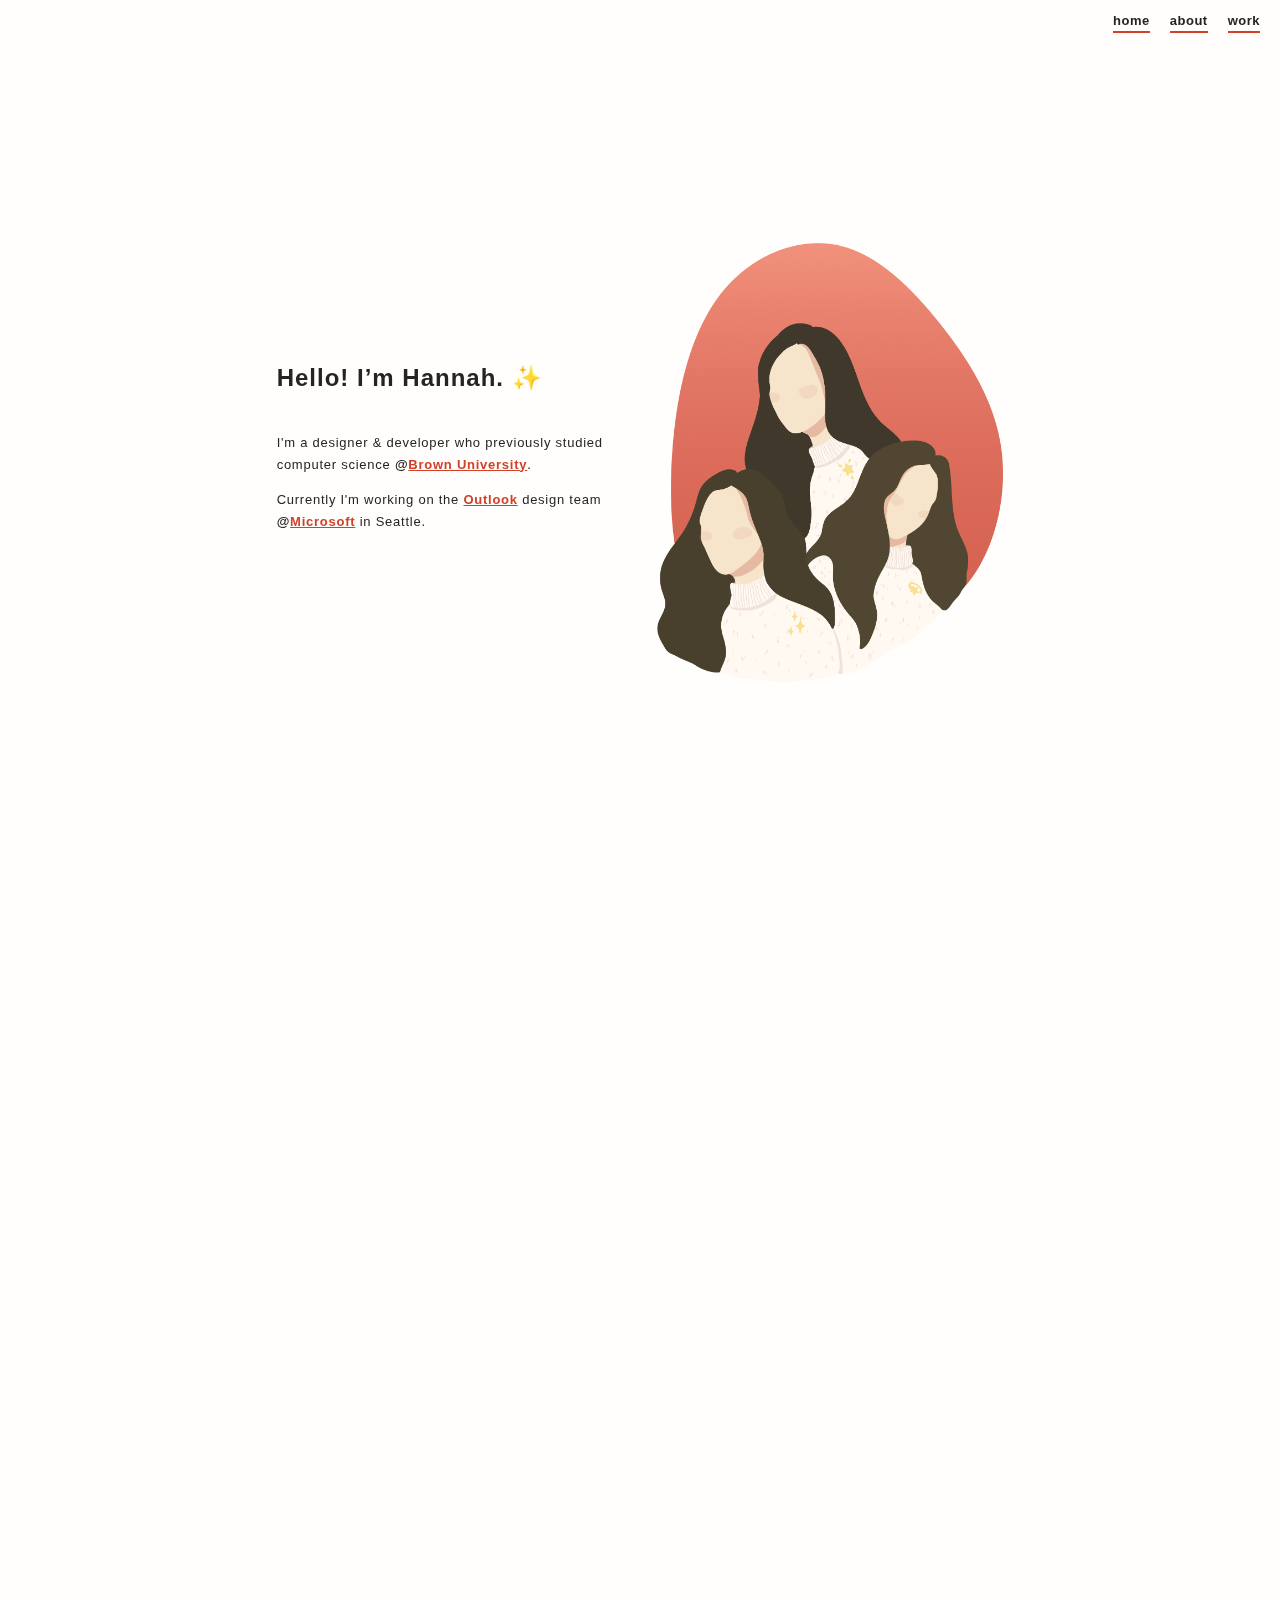
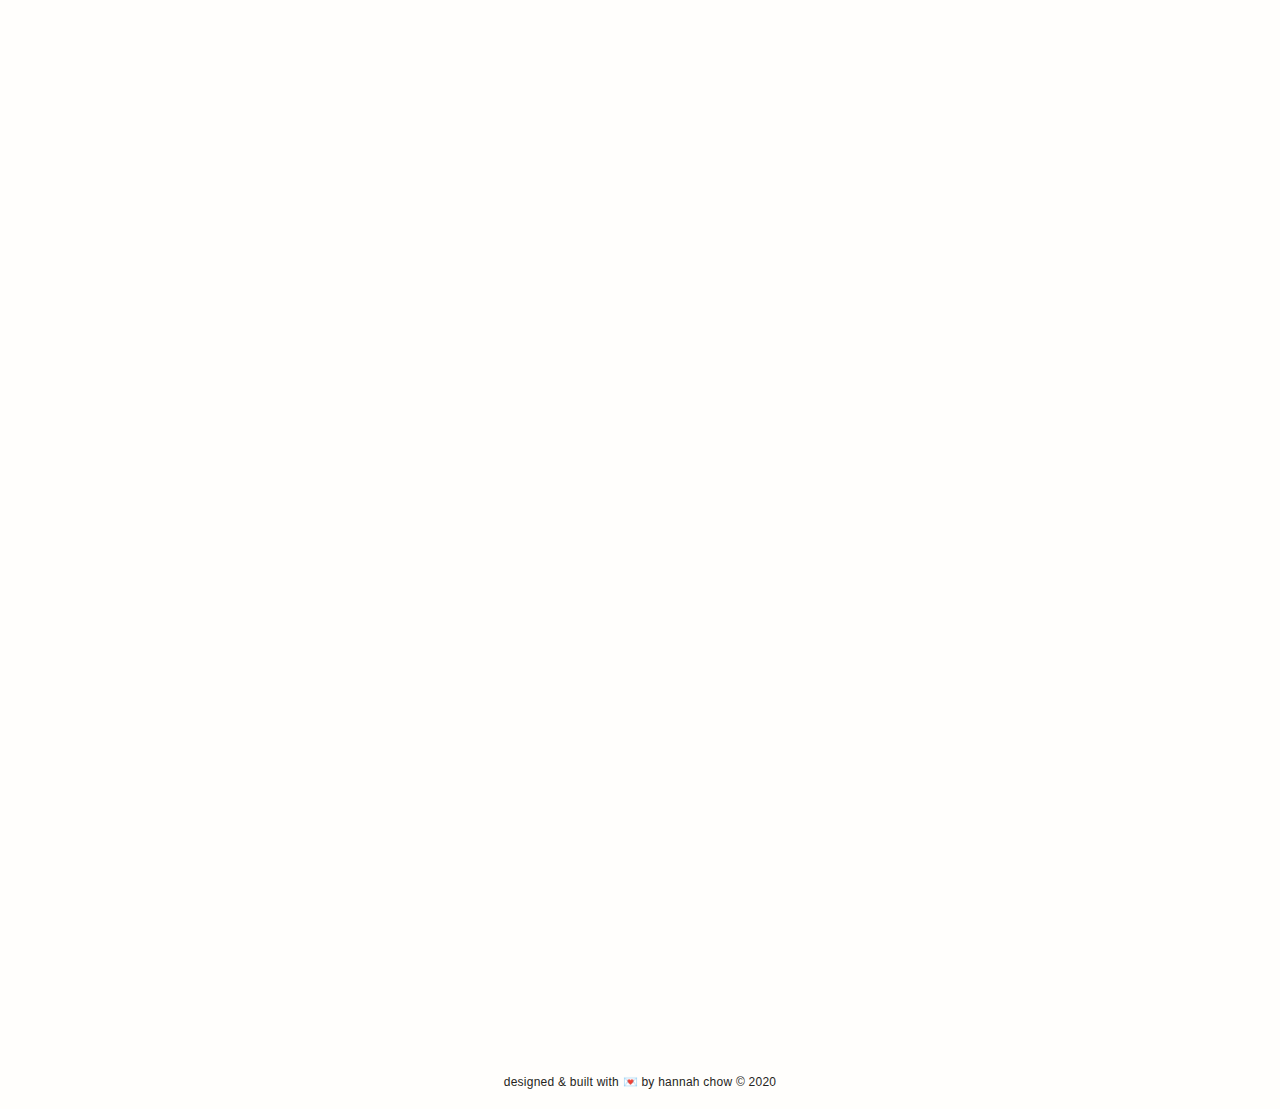
<file: index.html>
​<!DOCTYPE html>
<html>

<!-- designed & built with love by hannah chow.
	 please do not copy or otherwise distribute
	 this code without express permission -->

<head>
	<!-- fontawesome -->
	<link rel="stylesheet" href="https://use.fontawesome.com/releases/v5.1.1/css/all.css" integrity="sha384-O8whS3fhG2OnA5Kas0Y9l3cfpmYjapjI0E4theH4iuMD+pLhbf6JI0jIMfYcK3yZ" crossorigin="anonymous">
	<link rel="stylesheet" type="text/css" href="css/main.css">
	<!-- AOS -->
    <link rel="stylesheet" href="https://unpkg.com/aos@next/dist/aos.css" />
	<meta charset='utf-8' lang="en">
	<!-- sparkle emoji favicon! -->
	<link rel="shortcut icon" type="image/x-icon" href="favicon.ico">
</head>

<script src="https://ajax.googleapis.com/ajax/libs/jquery/3.3.1/jquery.min.js"></script>

<title>hannah chow</title>

<body>

	<!-- navigation links -->
	<header id="header">
		<div class="nav-link"><a href="#home">home</a></div>
		<div class="nav-link"><a href="#about">about</a></div>
		<div class="nav-link"><a href="#work">work</a></div>
	</header>

	<!-- home section -->
	<section id="home">
		<div id="home-content">
			<div id="home-introduction">
				<div id="home-hello" data-aos="fade-right" data-aos-delay="150">
					Hello! I’m Hannah. ✨
				</div>

				<div id="home-text" data-aos="fade-up" data-aos-delay="200">
					I'm a designer & developer who previously studied computer science <b>@</b><a target="_blank" href="https://www.brown.edu/">Brown University</a>. <p></p> Currently I'm working on the <a target="_blank" href="https://outlook.live.com/owa/">Outlook</a> design team <b>@</b><a target="_blank" href="https://www.microsoft.com/design">Microsoft</a> in Seattle.
				</div>

				<!-- desktop-friendly links -->
				<div id="home-links" id="home-text" data-aos="fade-up" data-aos-delay="200">
					<a target="_blank" href="https://github.com/hannahchow"><i style="font-size: 18px; margin-right: 10px; color: #252421;" class="fab fa-github"></i></a>
					<a target="_blank" href="https://www.linkedin.com/in/hannahechow/"><i style="font-size: 18px; margin-right: 10px; color: #252421;" class="fab fa-linkedin"></i></a>
					<a target="_blank" href="https://www.twitter.com/hannahchow/"><i style="font-size: 18px; margin-right: 10px; color: #252421;" class="fab fa-twitter"></i></a>
					<a href="mailto:hannah.chow@gmail.com"><i style="font-size: 18px; color: #252421;" class="fas fa-envelope"></i></a>
				</div>

				<!-- mobile-friendly links -->
				<div id="mobile-links" id="home-text" data-aos="fade-up" data-aos-delay="200">
					<a target="_blank" href="https://github.com/hannahchow"><i style="font-size: 36px; margin-right: 20px; color: #252421;" class="fab fa-github"></i></a>
					<a target="_blank" href="https://www.linkedin.com/in/hannahechow/"><i style="font-size: 36px; margin-right: 20px; color: #252421;" class="fab fa-linkedin"></i></a>
					<a target="_blank" href="https://www.twitter.com/hannahchow/"><i style="font-size: 36px; margin-right: 20px; color: #252421;" class="fab fa-twitter"></i></a>
					<a href="mailto:hannah.chow@gmail.com"><i style="font-size: 36px; color: #252421;" class="fas fa-envelope"></i></a>
				</div>
			</div>
			
			<!-- logo -->
			<img id="logo" src="images/logo.png" data-aos="fade-left" data-aos-delay="150" alt="Pictured is an illustration of three abstract portraits of a girl with dark brown hair clustered around each other.">
		</div>
	</section>

	<!-- about section -->
	<section id="about">
		<div id="about-title" data-aos="fade-right" data-aos-delay="150">About 🌟</div>
		<div id="about-text">
			<p data-aos="fade-up" data-aos-delay="200">Hello! I'm <b>Hannah Chow</b> (she/her/hers). I'm a UX designer (and occasional developer) currently based in Seattle, WA and working on <b>Microsoft</b>’s Outlook Design team.</p>

			<p data-aos="fade-up" data-aos-delay="200">I was born & raised in Chicago and hadn't lived anywhere else until I moved to Providence, RI to attend <b>Brown University</b>. Even though I had never looked at code before my freshman year of college (except for using inspect element thanks to Tumblr circa 2012), I ended up majoring in <b>computer science</b> and discovered a love for user interface design & visual computing before graduating in May of 2020.</p>

			<p data-aos="fade-up" data-aos-delay="200">Previously, I was a software engineering intern at <b>Twitter</b>, where I worked on internal visualization tools. I also  worked as a research developer & designer for the <b>Brown University Pen-Touch Computing Lab</b> and subsequently became obsessed with bimodal touch interactions and hypertext.</p>

			<p data-aos="fade-up" data-aos-delay="200">I’m a big <a target="_blank" href="https://www.bonappetit.com/recipe/chaider">chaider</a> (chai + cider) ☕️ enthusiast, a lover of mid-2000s <a target="_blank" href="https://en.wikipedia.org/wiki/Category:2000s_American_animated_television_series">cartoons</a> 📺, and a proud Twitter <a target="_blank" href="https://twitter.com/i/lists/1280551444559679488">bot</a> momma 🤖. Also a huge fan of the Ghibli <a target="_blank" href="https://i.redd.it/cn004kv3tfd11.jpg">chicken spirits</a> 🐥</p>

			<p data-aos="fade-up" data-aos-delay="200">Feel free to connect with me on <a target="_blank" href="https://www.linkedin.com/in/hannahechow/">LinkedIn</a>, check out my projects on <a target="_blank" href="https://github.com/hannahchow">Github</a>, or stalk me on <a target="_blank" href="https://www.twitter.com/hannahchow/">Twitter</a>. You can also <a href="mailto:hannah.chow@gmail.com">email me</a>.</p>

			<p data-aos="fade-up" data-aos-delay="200">P.S. — This page is <a target="_blank" href="https://jeffhuang.com/designed_to_last/">designed to last</a> :~)</p>
		</div>

	</section>

	<!-- work section -->
	<section id="work">
		<div id="work-title" data-aos="fade-right" data-aos-delay="150">Work 💫</div>
		<div id="work-text">
		  <table data-aos="fade-up" data-aos-delay="200">
		    <tr>
		      <td><b>UX Designer <br class="spacer">@ Microsoft</b> <br> Fall 2020 </td>
		      <td><i>Coming soon!</i></td>
		    </tr>
		    <tr>
		      <td><b>SWE Intern <br class="spacer">@ Twitter</b> <br> Summer 2019</td>
		      <td><i>Developed a visual editor for Zeppelin, an internal analytics tool (web-based notebook) used by the Data Science sector.</i></td>
		    </tr>
		    <tr>
		      <td><b>Researcher <br class="spacer">@ PTC Lab</b><br> Summer 2018 - Spring 2019</td>
		      <td><i>Helped develop Dash, an unbounded 2D workspace environment for linked media. Implemented a linking system & template builder.</i></td>
		    </tr>
		     <tr>
		      <td><b>Head TA <br class="spacer">@ Brown</b><br> Fall 2018</td>
		      <td>︎<i>Led a team of eight undergraduate TAs to teach a class of 100+ students. Developed UX assignments, held office hours, & ran labs.</i></td>
		    </tr>
		    <tr>
		      <td><b>Graphic Designer <br class="spacer">@ Brown</b> <br>Spring 2017 - Spring 2019</td>
		      <td><i>Used Adobe CC to design print assets and website content for Brown University's Department of Middle East Studies.</i></td>
		    </tr>
		  </table>
		  <br id="skills-spacer">
		  <p data-aos="fade-right" data-aos-delay="200"><b>💻 Coding —</b> Java, Python, JavaScript, React, HTML/CSS</p>
		  <p data-aos="fade-right" data-aos-delay="200"><b>🛠 Tools —</b> Figma, Adobe CC, Sketch, Framer, Balsamiq</p>
		  <p data-aos="fade-right" data-aos-delay="200"><b>🎒 Skills —</b> Prototyping, Wireframing, Interface & Web Design, UX Engineering, User Research</p>
		</div>
	</section>
		
	<!-- cute lil footer -->
	<footer>designed & built with 💌 by hannah chow © 2020</footer>

	<!-- script retrieved from https://michalsnik.github.io/aos/ -->
	<script src="https://unpkg.com/aos@next/dist/aos.js"></script>
  	<script>
    	AOS.init();
  	</script>
  	<script> console.log("hey friend! thanks for visiting my site :~)") </script>

</body>


</html>
</file>
<file: css/main.css>
/*color references:

  dark: #252421;
  darkest-red: #B63621;
  dark-red: #D14027;
  standard-red: #D56350;
  light-red: #EA846C;
  lightest-red: #F1927C;

  green (chaider): #9FD6AB;
  turquoise (cartoon): #9FD6D2;
  lavender (bots): #86B1D0;
  yellow (chicken): #F5D56F;

*/


html, body {
  height: 100%;
  width: 100%;
  margin: 0 !important;
  padding: 0;
  scroll-behavior: smooth;
}

body {
  font-family: 'Helvetica', 'Arial', sans-serif;
  letter-spacing: 2%;
  background: #FFFEFC;
  color: #252421;
}

header {
  margin-top: -18px;
  width: 100%;
  height: 40px;
  display: flex;
  flex-direction: row;
  justify-content: flex-end;
  align-items: center;
  position: fixed;
  z-index: 1;
}

.nav-link, .nav-link a:visited {
  font-size: 13px;
  margin-right: 20px;
  font-weight: 700;
  letter-spacing: 0.5px;
}

.nav-link a {
  color: #252421;
  padding-bottom: 3px;
  text-decoration: none;
  border-bottom: 2px solid #D14027;
}

.nav-link a:hover {
  background-image:url("data:image/svg+xml;charset=utf8,%3Csvg id='squiggle-link' xmlns='http://www.w3.org/2000/svg' xmlns:xlink='http://www.w3.org/1999/xlink' xmlns:ev='http://www.w3.org/2001/xml-events' viewBox='0 -2 20 8'%3E%3Cstyle type='text/css'%3E.squiggle{animation:shift 1s linear infinite;}@keyframes shift {from {transform:translateX(0);}to {transform:translateX(-20px);}}%3C/style%3E%3Cpath fill='none' stroke='%23000000' stroke-width='3' class='squiggle' d='M0,3.5 c 5,0,5,-3,10,-3 s 5,3,10,3 c 5,0,5,-3,10,-3 s 5,3,10,3'/%3E%3C/svg%3E");
  background-position: bottom;
  background-repeat: repeat-x;
  background-size: 10px;
  border-bottom: 0;
  padding-bottom: 6px;
  text-decoration: none;
}

#home {
  height: 100%;
  width: 100%;
  position: relative;
  display: flex;
  align-items: center;
  justify-content: center;
}

#about {
  height: 100%;
  width: 100%;
  position: relative;
  display: flex;
  flex-direction: column;
  align-items: center;
  justify-content: center;
}

#work {
  height: 93%;
  width: 100%;
  position: relative;
  display: flex;
  flex-direction: column;
  align-items: center;
  justify-content: center;
}

#home-content {
  display: flex;
  flex-direction: row;
  justify-content: center;
  align-items: center;
  margin: 0;
}

#home-introduction {
  margin-right: 50px;
  width: 330px;
  min-width: 330px;
}

#home-hello {
  letter-spacing: 1px;
  font-size: 24px;
  font-weight: 700;
  margin-bottom: 40px;
}

#home-text {
  font-size: 13px;
  line-height: 22px;
  letter-spacing: 0.75px;
  margin-bottom: 40px;
}

#home-text a:visited, #home-text a, #about-text a:visited, #about-text a {
  color: #D14027;
  font-weight: 700;
  transition: 0.3s;
}

#home-text a:hover, #about-text a:hover {
  color: #D56350;
  transition: 0.3s;
}

#logo{
  height: 450px;
  width: auto;
}

#mobile-links {
  display: none;
}

#about-title, #work-title {
  width: 726px;
  letter-spacing: 1px;
  font-size: 30px;
  font-weight: 700;
  margin-bottom: 40px;
}

#about-text, #work-text {
  width: 726px;
  font-size: 13px;
  line-height: 22px;
  letter-spacing: 0.75px;
}

table { 
  border: none; 
  border-collapse: collapse; 
  font-size: 12px;
  line-height: 20px;
  letter-spacing: 0.75px;
  vertical-align: top;
}

table td:first-child { 
  border-left: none; 
  padding-right: 20px;
}

table td:nth-child(2) { 
  border-right: none; 
  padding-left: 20px;
  font-size: 11px !important;
  width: 64%;
}

table td { 
  border-bottom: none;
  border-top: none; 
}

td, th {
  border: 2px solid #D14027;
  text-align: left;
  padding-top: 15px;
  padding-bottom: 15px;
}

footer {
  padding: 20px;
  text-align: center;
  font-size: 12px;
  font-weight: 400;
  letter-spacing: 0.25px;

}

.spacer {
  display: none;
}

/*desktop responsiveness*/
@media screen and (max-width: 780px) {
  #logo{
    height: 300px !important;
    width: auto;
  }

  #home-content {
    flex-direction: column-reverse;
    justify-content: center;
    align-items: center;
    margin: 0;
  }

  #home-introduction {
    margin-right: 0px;
    width: 330px;
    min-width: 330px;
  }

  #home-hello {
    margin-top: 20px;
    margin-bottom: 20px;
  }

  #home-text {
    margin-bottom: 30px;
  }

  #work {
    margin-top: 15px !important; 
    margin-bottom: 100px !important;
  }

  #work-title {
    padding-top: 80px !important;
  }
}

@media screen and (max-width: 900px) {

  #logo {
    height: 350px;
  }

  .spacer {
    display: block;
  }

  #work {
    padding-bottom: 20px;
    padding-top: 50px;
  }
}

@media screen and (max-width: 930px) {

  #about-text, #about-title {
    width: 80%;
  }

  #work-text, #work-title {
    width: 80%;
  }

}

/*phone & mobile device responsiveness*/
@media only screen and (min-device-width: 320px) and (max-device-width: 480px) {

  #logo{
    height: 700px;
    width: auto;
  }

  #home-content {
    flex-direction: column-reverse;
    justify-content: center;
    align-items: center;
    margin: 0;
  }

  #home-introduction {
    margin-right: 0px;
    width: 700px;
    min-width: 700px;
  }

  #home-hello, #about-title, #work-title {
    letter-spacing: 1.5px;
    font-size: 46px;
    margin-top: 60px;
  }

  #home-text, #about-text, #work-text, table {
    font-size: 30px;
    line-height: 44px;
    letter-spacing: 1.25px;
    margin-bottom: 60px;
  }

  #work {
    height: 115%;
    width: 100%;
  }

  td, th {
    padding-top: 30px;
    padding-bottom: 30px;
  }

  table td:nth-child(2) { 
    font-size: 22px !important;
  }

  #skills-spacer {
    display: none;
  }

  #mobile-links {
    display: block;
  }

  #home-links {
    display: none;
  }

  footer {
    font-size: 26px;
    letter-spacing: 1px;
  }

  .nav-link, .nav-link a:visited {
    margin-top: 30px;
    font-size: 30px;
    letter-spacing: 1.25px;
  }

}
</file>
